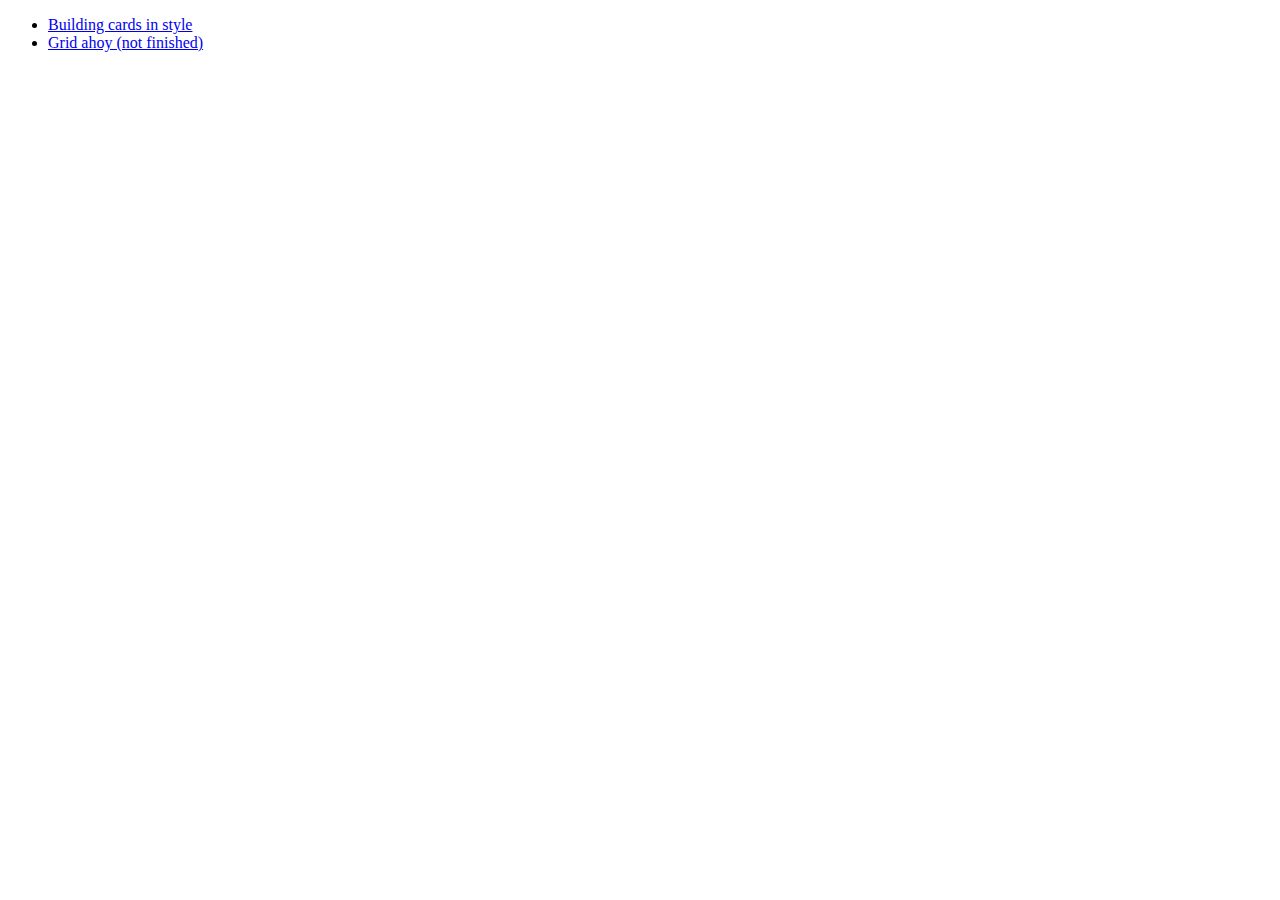
<file: index.html>
<!DOCTYPE html>
<html lang="en">
<head>
    <meta charset="UTF-8">
    <title>Title</title>
</head>
<body>
    <ul>
        <li><a href="framework-style/framework-style.html">Building cards in style</a></li>
        <li><a href="grid-ahoy/grid-ahoy.html">Grid ahoy (not finished)</a></li>
    </ul>
</body>
</html>
</file>
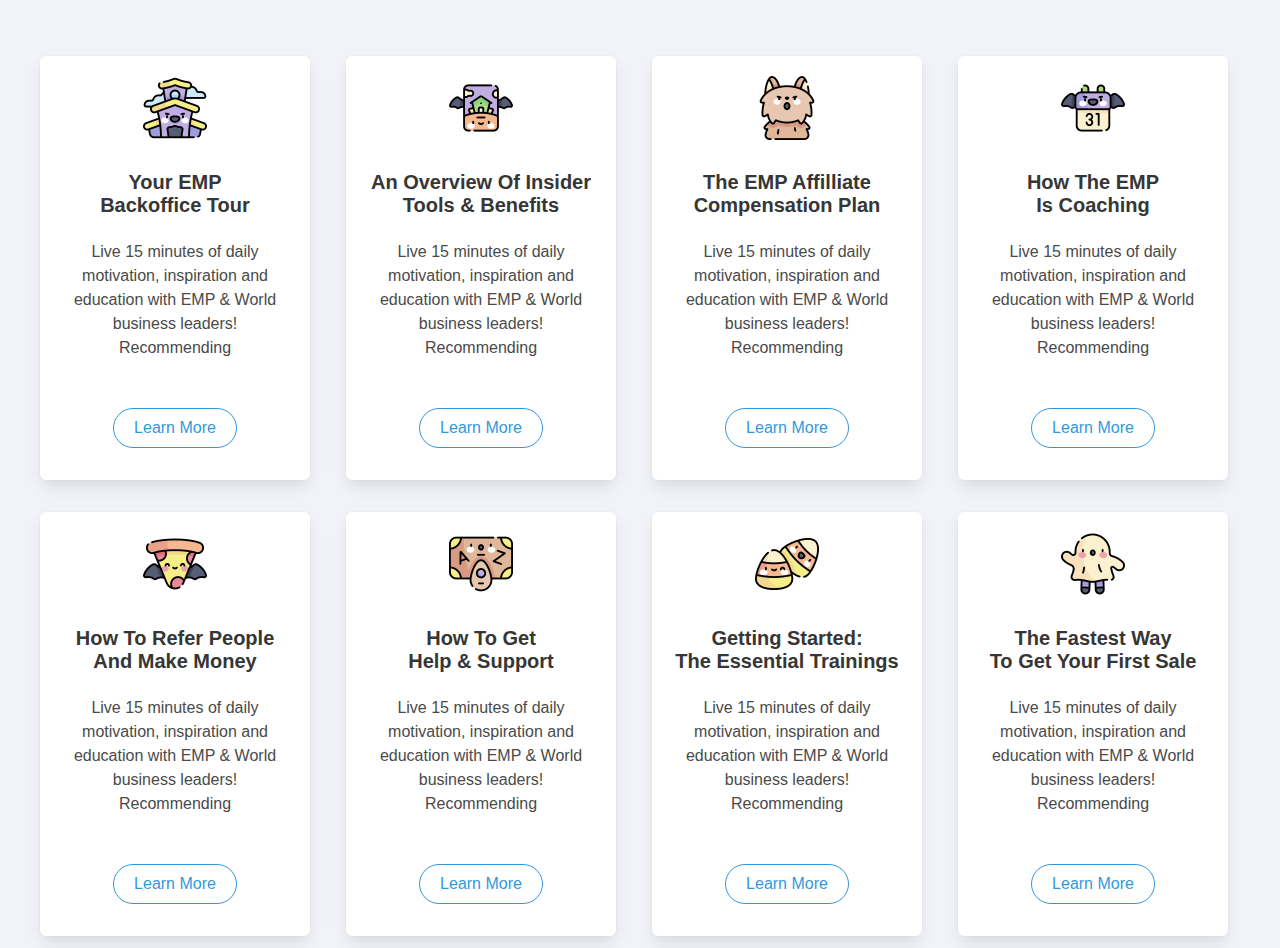
<file: framework-style/framework-style.html>
<!DOCTYPE html>
<html lang="en">
<head>
    <meta charset="UTF-8">
    <meta name="viewport" content="width=device-width, initial-scale=1">
    <link rel="stylesheet" href="css/style.css">
    <title>framework-styles</title>
</head>
<body class="pt-6">

    <div class="container pt-2">
        <div class="columns is-centered has-text-centered">
            <div class="column is-half-tablet is-one-quarter-desktop is-one-quarter-fullhd mr-3">
                <article class="box">
                    <img src="img/haunted-house.png">
                    <h2 class="title is-5 pt-5">Your EMP <br> Backoffice Tour</h2>
                    <p class="is-size-6 has-text-weight-light pl-3 pr-3 pb-6">Live 15 minutes of daily motivation,
                        inspiration and education with EMP & World business leaders!
                        Recommending</p>
                    <a href="#" class="button is-info is-outlined is-rounded mb-3">Learn More</a>
                </article>
            </div>
            <div class="column is-half-tablet is-one-quarter-desktop is-one-quarter-fullhd mr-3">
                <article class="box">
                    <img src="img/invitation.png">
                    <h2 class="title is-5 pt-5">An Overview Of Insider Tools & Benefits</h2>
                    <p class="is-size-6 has-text-weight-light pl-3 pr-3 pb-6">Live 15 minutes of daily motivation,
                        inspiration and education with EMP & World business leaders!
                        Recommending</p>
                    <a href="#" class="button is-info is-outlined is-rounded mb-3">Learn More</a>
                </article>

            </div>
            <div class="column is-half-tablet is-one-quarter-desktop is-one-quarter-fullhd mr-3">
                <article class="box">
                    <img src="img/werewolf.png">
                    <h2 class="title is-5 pt-5">The EMP Affilliate Compensation Plan </h2>
                    <p class="is-size-6 has-text-weight-light pl-3 pr-3 pb-6">Live 15 minutes of daily motivation,
                        inspiration and education with EMP & World business leaders!
                        Recommending</p>
                    <a href="#" class="button is-info is-outlined is-rounded mb-3">Learn More</a>
                </article>

            </div>
            <div class="column is-half-tablet is-one-quarter-desktop is-one-quarter-fullhd mr-3">
                <article class="box">
                    <img src="img/halloween.png">
                    <h2 class="title is-5 pt-5">How The EMP <br> Is Coaching</h2>
                    <p class="is-size-6 has-text-weight-light pl-3 pr-3 pb-6">Live 15 minutes of daily motivation,
                        inspiration and education with EMP & World business leaders!
                        Recommending</p>
                    <a href="#" class="button is-info is-outlined is-rounded mb-3">Learn More</a>
                </article>

            </div>
        </div>

        <div class="columns is-centered has-text-centered">
            <div class="column is-half-tablet is-one-quarter-desktop is-one-quarter-fullhd mr-3 mt-2">
                <article class="box">
                    <img src="img/pizza.png">
                    <h2 class="title is-5 pt-5">How To Refer People <br> And Make Money</h2>
                    <p class="is-size-6 has-text-weight-light pl-3 pr-3 pb-6">Live 15 minutes of daily motivation,
                        inspiration and education with EMP & World business leaders!
                        Recommending</p>
                    <a href="#" class="button is-info is-outlined is-rounded mb-3">Learn More</a>
                </article>

            </div>
            <div class="column is-half-tablet is-one-quarter-desktop is-one-quarter-fullhd mr-3 mt-2">
                <article class="box"><img src="img/ouija-board.png">
                    <h2 class="title is-5 pt-5">How To Get <br> Help & Support</h2>
                    <p class="is-size-6 has-text-weight-light pl-3 pr-3 pb-6">Live 15 minutes of daily motivation,
                        inspiration and education with EMP & World business leaders!
                        Recommending</p>
                    <a href="#" class="button is-info is-outlined is-rounded mb-3">Learn More</a>
                </article>

            </div>
            <div class="column is-half-tablet is-one-quarter-desktop is-one-quarter-fullhd mr-3 mt-2">
                <article class="box"><img src="img/candy-corn.png">
                    <h2 class="title is-5 pt-5">Getting Started:<br> The Essential Trainings</h2>
                    <p class="is-size-6 has-text-weight-light pl-3 pr-3 pb-6">Live 15 minutes of daily motivation,
                        inspiration and education with EMP & World business leaders!
                        Recommending</p>
                    <a href="#" class="button is-info is-outlined is-rounded mb-3">Learn More</a>
                </article>

            </div>
            <div class="column is-half-tablet is-one-quarter-desktop is-one-quarter-fullhd mr-3 mt-2">
                <article class="box"><img src="img/ghost.png">
                    <h2 class="title is-5 pt-5">The Fastest Way <br> To Get Your First Sale</h2>
                    <p class="is-size-6 has-text-weight-light pl-3 pr-3 pb-6">Live 15 minutes of daily motivation,
                        inspiration and education with EMP & World business leaders!
                        Recommending</p>
                    <a href="#" class="button is-info is-outlined is-rounded mb-3">Learn More</a>
                </article>

            </div>
        </div>
    </div>


</body>
</html>
</file>
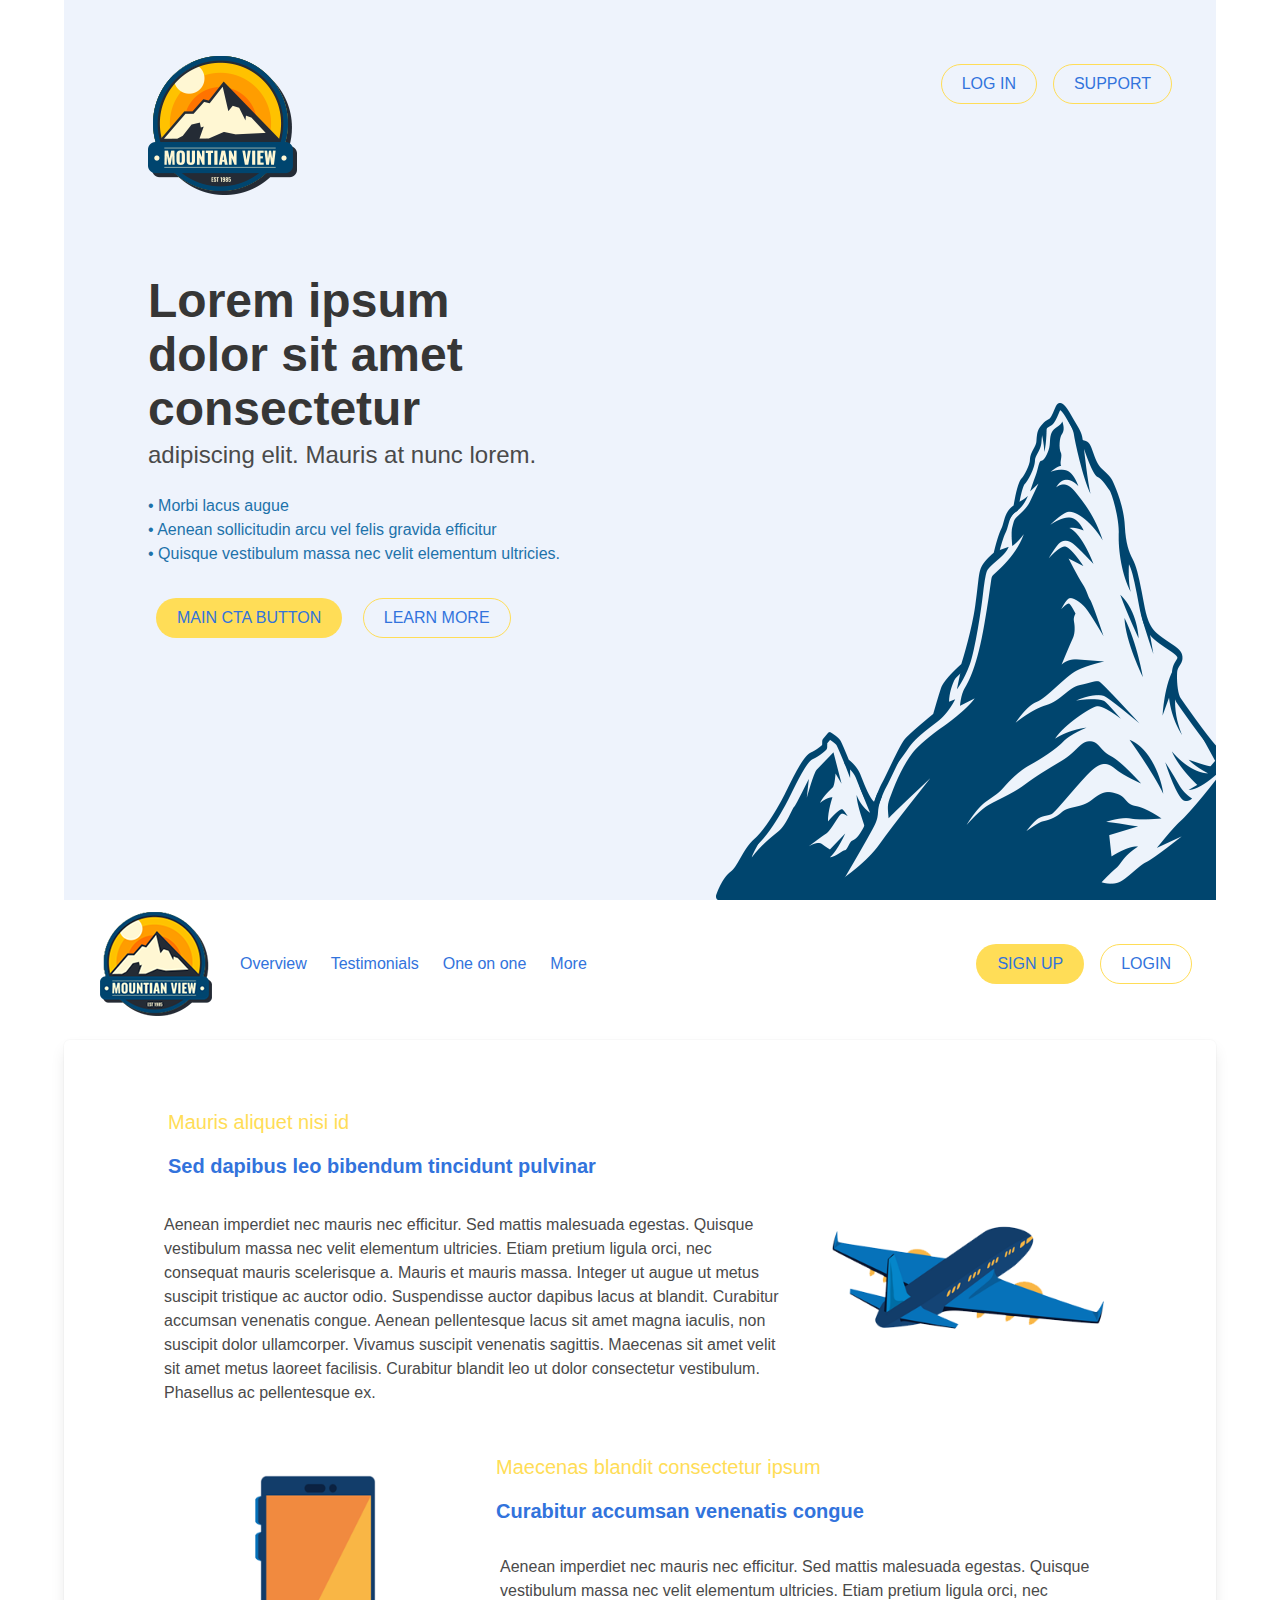
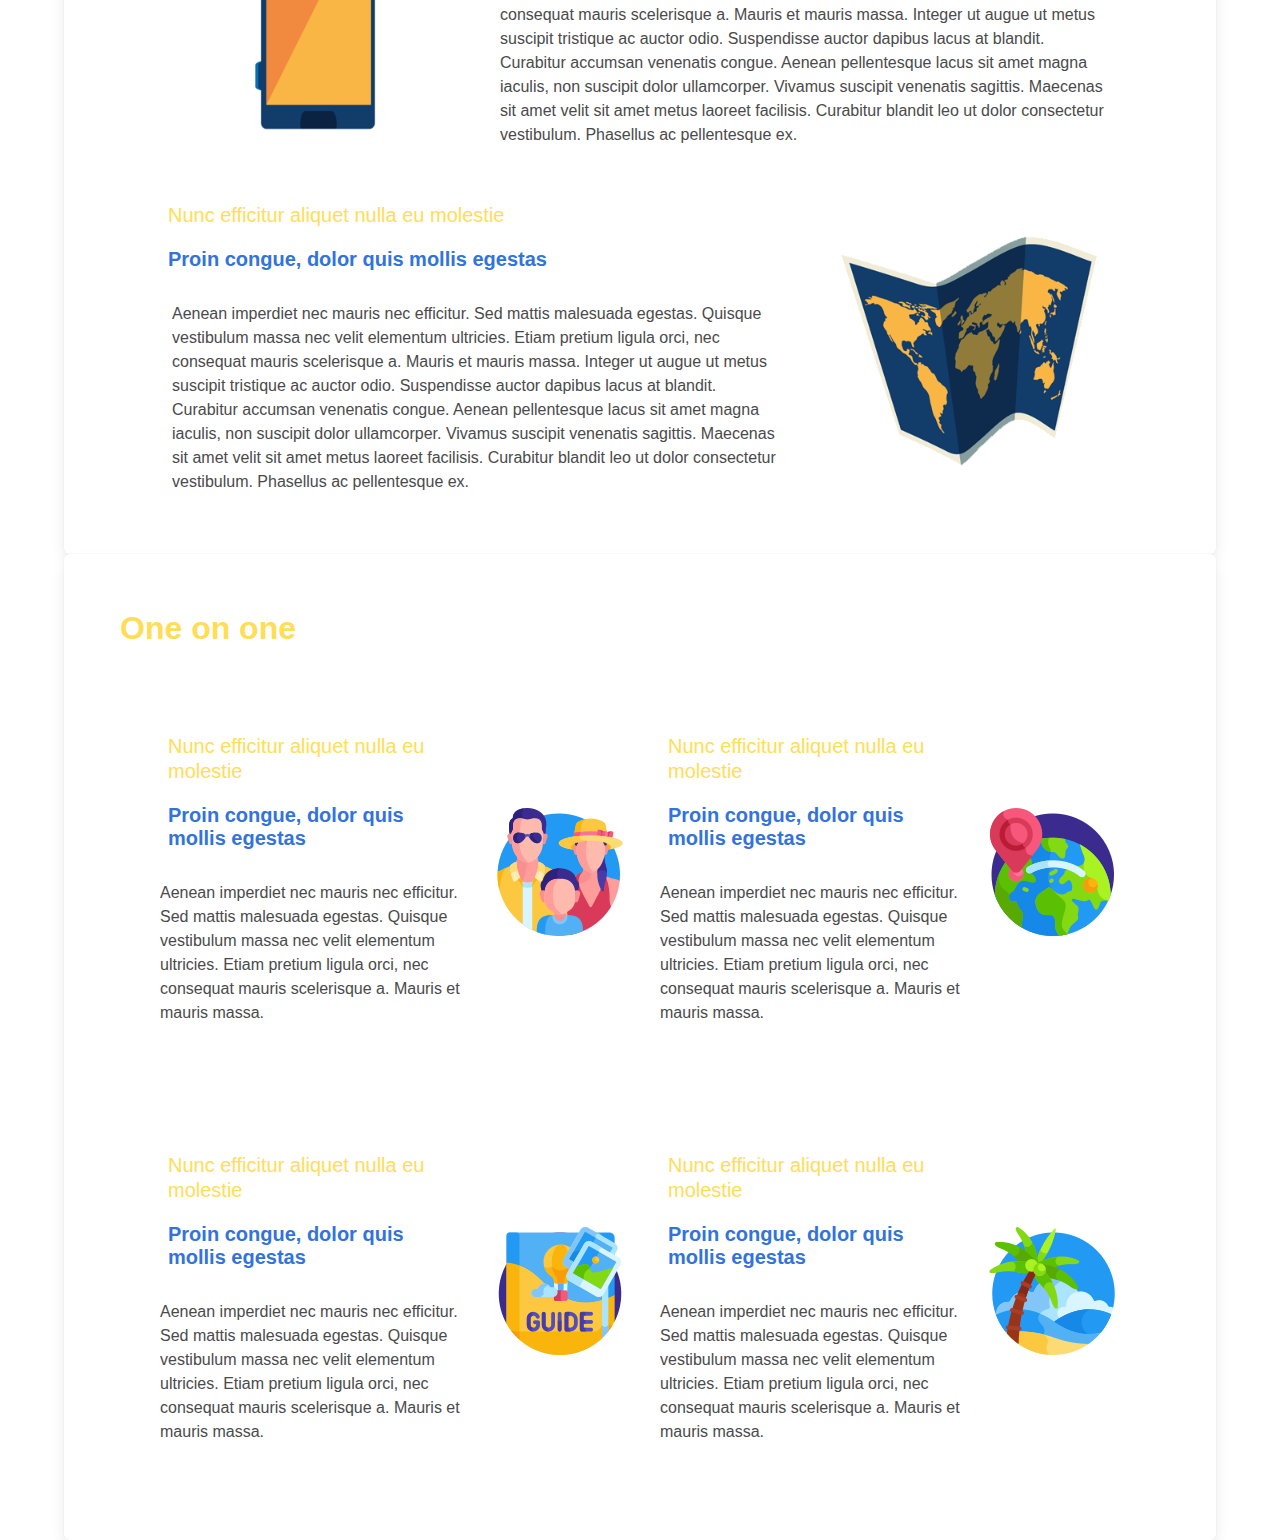
<file: grid-ahoy/grid-ahoy.html>
<!DOCTYPE html>
<html lang="en">
<head>
    <meta charset="UTF-8">
    <title>Grid-ahoy</title>
    <link rel="stylesheet" href="css/style.css">
    <meta name="viewport" content="width=device-width, initial-scale=1">
</head>
<body>

    <header>
        <div class="container pt-2 pb-0 has-background-link-light">
            <div class="columns pt-6 is-hidden-mobile">
                <div class="column pl-6 pr-6">
                    <img class="pl-6" src="img/logo.png" alt="logo">
                </div>
                <div class="column pr-6 is-pulled-left is-full-mobile ">
                    <a class="button is-warning is-rounded is-outlined is-pulled-right has-text-link m-2" href="#">SUPPORT</a>
                    <a class="button is-warning is-rounded is-outlined is-pulled-right has-text-link m-2" href="#">LOG IN</a>
                </div>
            </div>
            <div class="columns pb-0 is is-hidden-mobile">
                <div class="column is-pulled-left is-full-mobile pr-6 pl-6 pb-6 pt-3">
                    <article class="p-6 has-text-info-dark">
                        <h1 class="title is-1 is-size-3-touch">Lorem ipsum dolor sit amet consectetur</h1>
                        <h2 class="subtitle is-4 is-size-6-touch">adipiscing elit. Mauris at nunc lorem.</h2>
                        <ul class="pb-5 is-size-6-touch">
                            <li>&#8226; Morbi lacus augue</li>
                            <li>&#8226; Aenean sollicitudin arcu vel felis gravida efficitur</li>
                            <li>&#8226; Quisque vestibulum massa nec velit elementum ultricies.</li>
                        </ul>
                        <a class="button is-rounded is-warning has-text-link m-2" href="#">MAIN CTA BUTTON</a>
                        <a class="button is-warning is-rounded is-outlined has-text-link m-2" href="#">LEARN MORE</a>
                    </article>
                </div>
                <div class="column pb-0 is-hidden-mobile">
                    <img class="is-pulled-right pt-5" src="img/mountain.png" width="500" height="650" alt="mountain">
                </div>
            </div>
        </div>
    </header>
        <main>
            <div class="container pt-5 pl-5 pb-5">
                <nav class="navbar" role="navigation" aria-label="main navigation">
                    <div class="navbar-brand">
                        <a href="#" class="navbar-item"></a>
                            <img src="img/logosmall.png" width="112" height="104" alt="logo">

                        <a role="button" class="navbar-burger burger" aria-label="menu" aria-expanded="false" data-target="navbarBasicExample">
                            <span aria-hidden="true"></span>
                            <span aria-hidden="true"></span>
                            <span aria-hidden="true"></span>
                        </a>
                    </div>
                    <div class="navbar-menu pl-4">
                        <div class="navbar-start">
                            <a class="navbar-item has-text-link" href="#">Overview</a>
                            <a class="navbar-item has-text-link" href="#">Testimonials</a>
                            <a class="navbar-item has-text-link" href="#">One on one</a>
                            <a class="navbar-item has-text-link" href="#">More</a>
                        </div>
                        <div class="navbar-end is-pulled-right pr-4">
                            <div class="navbar-item">
                                <a class="button is-rounded is-warning has-text-link m-2" href="#">SIGN UP</a>
                                <a class="button is-warning is-rounded is-outlined has-text-link m-2" href="#">LOGIN</a>
                            </div>
                        </div>
                    </div>

                </nav>
            </div>
            <article>
                <div class="container is-hidden-tablet p-6 has-background-link-light">
                    <div class=" p-6 has-text-info-dark ">
                        <h1 class="title is-3p-3">Lorem ipsum dolor sit amet consectetur</h1>
                        <h2 class="subtitle is-5 p-2">adipiscing elit. Mauris at nunc lorem.</h2>
                        <ul class="pb-6 pl-4 is-size-6">
                            <li>&#8226; Morbi lacus augue</li>
                            <li>&#8226; Aenean sollicitudin arcu vel felis gravida efficitur</li>
                            <li>&#8226; Quisque vestibulum massa nec velit elementum ultricies.</li>
                        </ul>
                    </div>
                </div>

                <div class="container box mb-0 p-6">
                        <div class="columns pt-3 pl-6 pr-6 is-vcentered">
                            <div class="column is-two-thirds-desktop">
                                <h4 class="subtitle is-5 is-6-mobile has-text-warning p-2">Mauris aliquet nisi id </h4>
                                <h3 class="title is-4 is-5 mobile has-text-link p-2">Sed dapibus leo bibendum tincidunt pulvinar</h3>
                                <p class="p-1">Aenean imperdiet nec mauris nec efficitur. Sed mattis malesuada egestas. Quisque vestibulum massa nec velit elementum
                                    ultricies. Etiam pretium ligula orci, nec consequat mauris scelerisque a. Mauris et mauris massa.
                                    Integer ut augue ut metus suscipit tristique ac auctor odio. Suspendisse auctor dapibus lacus at blandit. Curabitur accumsan venenatis congue.
                                    Aenean pellentesque lacus sit amet magna iaculis, non suscipit dolor ullamcorper.
                                    Vivamus suscipit venenatis sagittis. Maecenas sit amet velit sit amet metus laoreet facilisis.
                                    Curabitur blandit leo ut dolor consectetur vestibulum.
                                    Phasellus ac pellentesque ex.</p>
                            </div>
                            <div class="column is one-third-desktop is-hidden-mobile">
                                <img class="p-3" src="img/plane.png" alt="plane" width="350" height="350">
                            </div>
                        </div>

                        <div class="columns pt-3 pl-6 pr-6 is-vcentered">
                            <div class="column is one-third-desktop is-hidden-mobile">
                                <img class="p-3" src="img/phone.png" alt="plane" width="350" height="350">
                            </div>
                            <div class="column is-two-thirds-desktop">
                                <h4 class="subtitle is-5 is-6-mobile has-text-warning p-2">Maecenas blandit consectetur ipsum</h4>
                                <h3 class="title is-4 is-5 mobile has-text-link p-2">Curabitur accumsan venenatis congue</h3>
                                <p class="pt-0 pb-3 pl-3 pr-3">Aenean imperdiet nec mauris nec efficitur. Sed mattis malesuada egestas. Quisque vestibulum massa nec velit elementum
                                    ultricies. Etiam pretium ligula orci, nec consequat mauris scelerisque a. Mauris et mauris massa.
                                    Integer ut augue ut metus suscipit tristique ac auctor odio. Suspendisse auctor dapibus lacus at blandit. Curabitur accumsan venenatis congue.
                                    Aenean pellentesque lacus sit amet magna iaculis, non suscipit dolor ullamcorper.
                                    Vivamus suscipit venenatis sagittis. Maecenas sit amet velit sit amet metus laoreet facilisis.
                                    Curabitur blandit leo ut dolor consectetur vestibulum.
                                    Phasellus ac pellentesque ex.</p>
                            </div>
                        </div>
                        <div class="columns pt-3 pl-6 pr-6 is-vcentered">
                            <div class="column is-two-thirds-desktop">
                                <h4 class="subtitle is-5 is-6-mobile has-text-warning p-2">Nunc efficitur aliquet nulla eu molestie</h4>
                                <h3 class="title is-4 is-5 mobile has-text-link p-2">Proin congue, dolor quis mollis egestas</h3>
                                <p class="pt-0 pb-3 pl-3 pr-3">Aenean imperdiet nec mauris nec efficitur. Sed mattis malesuada egestas. Quisque vestibulum massa nec velit elementum
                                    ultricies. Etiam pretium ligula orci, nec consequat mauris scelerisque a. Mauris et mauris massa.
                                    Integer ut augue ut metus suscipit tristique ac auctor odio. Suspendisse auctor dapibus lacus at blandit. Curabitur accumsan venenatis congue.
                                    Aenean pellentesque lacus sit amet magna iaculis, non suscipit dolor ullamcorper.
                                    Vivamus suscipit venenatis sagittis. Maecenas sit amet velit sit amet metus laoreet facilisis.
                                    Curabitur blandit leo ut dolor consectetur vestibulum.
                                    Phasellus ac pellentesque ex.</p>
                            </div>
                            <div class="column is one-third-desktop is-hidden-mobile">
                                <img class="p-3" src="img/map.png" alt="map" width="350" height="350">
                            </div>
                        </div>
                </div>
                <div class="container box p-6">
                    <h3 class="title is- has-text-link has-text-warning p-2">One on one</h3>
                   <div class="columns p-6 is-vcentered is-centered">
                       <div class="column is-4-desktop ml-2">
                           <article>
                               <h4 class="subtitle is-5 is-6-mobile has-text-warning p-2">Nunc efficitur aliquet nulla eu molestie</h4>
                               <h3 class="title is-4 is-5 mobile has-text-link p-2">Proin congue, dolor quis mollis egestas</h3>
                               <p>
                                   Aenean imperdiet nec mauris nec efficitur. Sed mattis malesuada egestas. Quisque vestibulum massa nec velit elementum
                                   ultricies. Etiam pretium ligula orci, nec consequat mauris scelerisque a. Mauris et mauris massa.
                               </p>
                           </article>
                       </div>
                       <div class="column is-2-desktop ml-2">
                           <img src="img/family.png" alt="family" height="128" width="128">
                       </div>
                       <div class="column is-4-desktop">
                           <article>
                               <h4 class="subtitle is-5 is-6-mobile has-text-warning p-2">Nunc efficitur aliquet nulla eu molestie</h4>
                               <h3 class="title is-4 is-5 mobile has-text-link p-2">Proin congue, dolor quis mollis egestas</h3>
                               <p>
                                   Aenean imperdiet nec mauris nec efficitur. Sed mattis malesuada egestas. Quisque vestibulum massa nec velit elementum
                                   ultricies. Etiam pretium ligula orci, nec consequat mauris scelerisque a. Mauris et mauris massa.
                               </p>
                           </article>
                       </div>
                       <div class="column is-2-desktop">
                           <img src="img/travel.png" alt="travel" height="128" width="128">
                       </div>
                   </div>
                    <div class="columns p-6 is-vcentered is-centered">
                        <div class="column is-4-desktop ml-2">
                            <article>
                                <h4 class="subtitle is-5 is-6-mobile has-text-warning p-2">Nunc efficitur aliquet nulla eu molestie</h4>
                                <h3 class="title is-4 is-5 mobile has-text-link p-2">Proin congue, dolor quis mollis egestas</h3>
                                <p>
                                    Aenean imperdiet nec mauris nec efficitur. Sed mattis malesuada egestas. Quisque vestibulum massa nec velit elementum
                                    ultricies. Etiam pretium ligula orci, nec consequat mauris scelerisque a. Mauris et mauris massa.
                                </p>
                            </article>
                        </div>
                        <div class="column is-2-desktop ml-2">
                            <img src="img/travel-guide.png" alt="family" height="128" width="128">
                        </div>
                        <div class="column is-4-desktop">
                            <article>
                                <h4 class="subtitle is-5 is-6-mobile has-text-warning p-2">Nunc efficitur aliquet nulla eu molestie</h4>
                                <h3 class="title is-4 is-5 mobile has-text-link p-2">Proin congue, dolor quis mollis egestas</h3>
                                <p>
                                    Aenean imperdiet nec mauris nec efficitur. Sed mattis malesuada egestas. Quisque vestibulum massa nec velit elementum
                                    ultricies. Etiam pretium ligula orci, nec consequat mauris scelerisque a. Mauris et mauris massa.
                                </p>
                            </article>
                        </div>
                        <div class="column is-2-desktop">
                            <img src="img/beach.png" alt="travel" height="128" width="128">
                        </div>
                    </div>
                </div>
            </article>
        </main>
    <footer>

    </footer>
</body>
</html>
</file>
